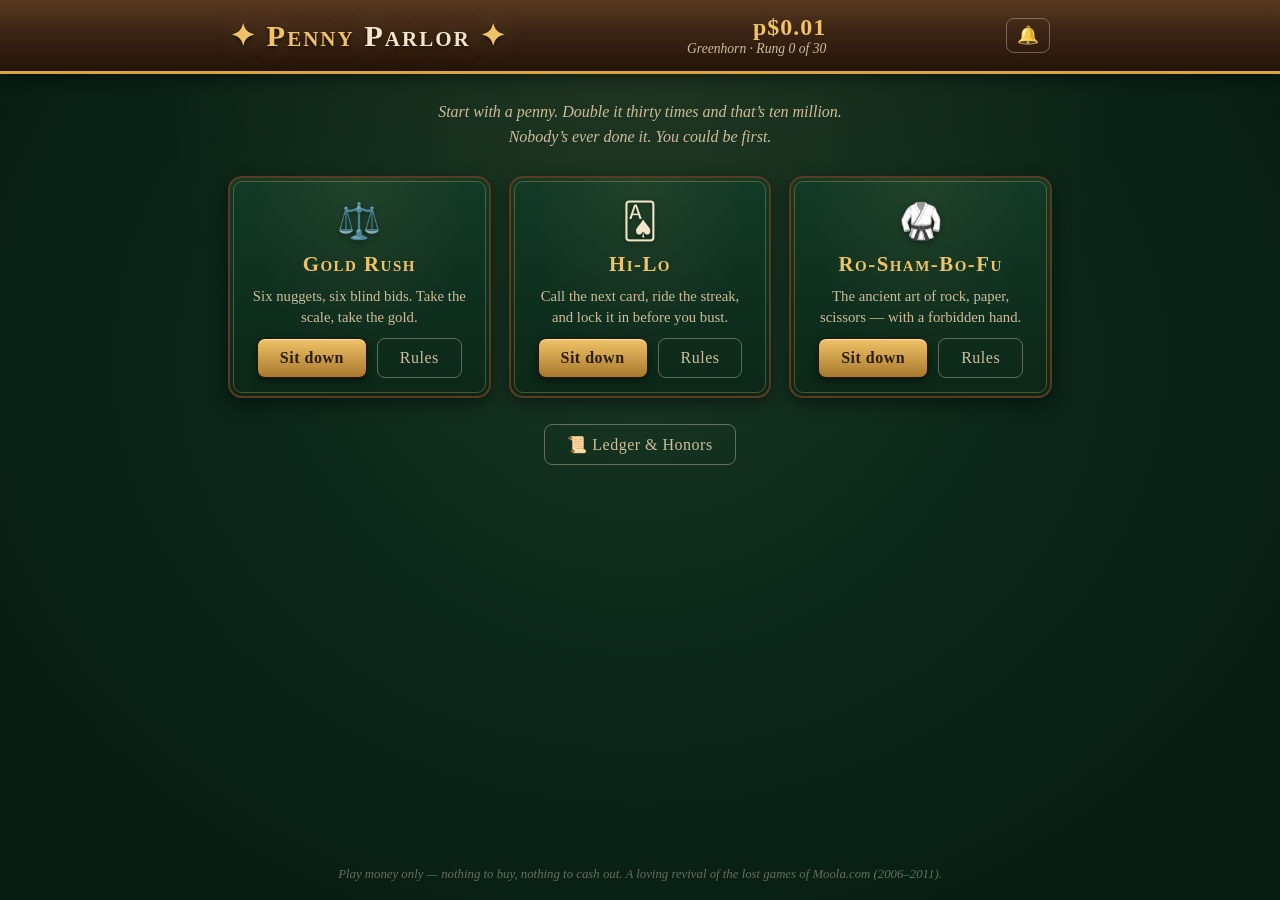
<file: index.html>
<!DOCTYPE html>
<html lang="en">
<head>
<meta charset="UTF-8">
<meta name="viewport" content="width=device-width, initial-scale=1.0">
<title>Penny Parlor — double a penny, win the room</title>
<meta name="description" content="Penny Parlor: a play-money parlor of quick head-to-head games. Start with a penny, double your way up. No real money, ever.">
<link rel="stylesheet" href="css/parlor.css">
<link rel="icon" href="data:image/svg+xml,<svg xmlns='http://www.w3.org/2000/svg' viewBox='0 0 100 100'><circle cx='50' cy='50' r='45' fill='%23d9a441'/><text x='50' y='68' font-size='55' text-anchor='middle' font-family='Georgia' fill='%233a2415'>¢</text></svg>">
</head>
<body>

<header class="marquee">
  <div class="marquee-inner">
    <h1 class="logo">✦ Penny <span>Parlor</span> ✦</h1>
    <div class="wallet">
      <div class="bankroll" id="hud-bankroll">p$0.01</div>
      <div class="rank" id="hud-rank">Greenhorn · Rung 0 of 30</div>
    </div>
    <button class="mute-btn" id="btn-mute" title="Sounds on/off">🔔</button>
  </div>
</header>

<main id="app">

  <!-- ============ LOBBY ============ -->
  <section class="screen" id="screen-lobby">
    <p class="tagline">Start with a penny. Double it thirty times and that’s ten million.<br>Nobody’s ever done it. You could be first.</p>

    <div id="bust-notice" class="bust-notice hidden">
      <p>Cleaned out! Every legend hits the felt once.</p>
      <button class="btn btn-gold" id="btn-sweep">🧹 Sweep the floor (+1¢)</button>
    </div>

    <div class="tables">
      <article class="table-card" data-game="goldrush">
        <div class="table-emblem">⚖️</div>
        <h2>Gold Rush</h2>
        <p>Six nuggets, six blind bids. Take the scale, take the gold.</p>
        <div class="table-actions">
          <button class="btn btn-gold btn-play" data-game="goldrush">Sit down</button>
          <button class="btn btn-quiet btn-rules" data-game="goldrush">Rules</button>
        </div>
      </article>

      <article class="table-card" data-game="hilo">
        <div class="table-emblem">🂡</div>
        <h2>Hi-Lo</h2>
        <p>Call the next card, ride the streak, and lock it in before you bust.</p>
        <div class="table-actions">
          <button class="btn btn-gold btn-play" data-game="hilo">Sit down</button>
          <button class="btn btn-quiet btn-rules" data-game="hilo">Rules</button>
        </div>
      </article>

      <article class="table-card" data-game="rsbfu">
        <div class="table-emblem">🥋</div>
        <h2>Ro-Sham-Bo-Fu</h2>
        <p>The ancient art of rock, paper, scissors — with a forbidden hand.</p>
        <div class="table-actions">
          <button class="btn btn-gold btn-play" data-game="rsbfu">Sit down</button>
          <button class="btn btn-quiet btn-rules" data-game="rsbfu">Rules</button>
        </div>
      </article>
    </div>

    <div class="lobby-footer">
      <button class="btn btn-quiet" id="btn-ledger">📜 Ledger &amp; Honors</button>
    </div>
  </section>

  <!-- ============ STAKE PICKER ============ -->
  <section class="screen hidden" id="screen-stake">
    <h2 class="screen-title" id="stake-title">Name your stake</h2>
    <p class="screen-sub">Winner takes all. Win and your stake doubles; lose and it’s gone.</p>
    <div class="stake-grid" id="stake-grid"></div>
    <div class="opponent-card" id="opponent-card"></div>
    <div class="row-center">
      <button class="btn btn-quiet" id="btn-stake-back">← Back to the lobby</button>
      <button class="btn btn-gold" id="btn-stake-go" disabled>Deal me in</button>
    </div>
  </section>

  <!-- ============ GOLD RUSH ============ -->
  <section class="screen hidden" id="screen-goldrush">
    <div class="match-head">
      <div class="side you"><span class="side-name">You</span><span class="side-score" id="gr-score-you">0</span></div>
      <div class="match-mid">
        <div class="round-label" id="gr-round">Round 1 of 6</div>
        <div class="pot-label" id="gr-pot"></div>
      </div>
      <div class="side them"><span class="side-name" id="gr-bot-name">Rusty</span><span class="side-score" id="gr-score-bot">0</span></div>
    </div>

    <div class="gr-stage" id="gr-scene"></div>

    <p class="prompt" id="gr-prompt">Pick a nugget from your pouch.</p>
    <div class="row-center"><button class="btn btn-quiet btn-forfeit" data-game="goldrush">Forfeit match</button></div>
  </section>

  <!-- ============ HI-LO ============ -->
  <section class="screen hidden" id="screen-hilo">
    <div class="match-head">
      <div class="side you"><span class="side-name">You</span><span class="side-score" id="hl-score-you">0 banked</span></div>
      <div class="match-mid"><div class="round-label" id="hl-phase">Your run</div></div>
      <div class="side them"><span class="side-name" id="hl-bot-name">Rusty</span><span class="side-score" id="hl-score-bot">waiting</span></div>
    </div>

    <div class="hl-table">
      <div class="hl-status">
        <div class="hl-lives" id="hl-lives">♥ ♥ ♥</div>
        <div class="hl-pending">Riding: <b id="hl-pending">0</b></div>
      </div>
      <div class="playing-card" id="hl-card"><span class="card-rank">?</span><span class="card-suit"></span></div>
      <p class="prompt" id="hl-prompt">Will the next card be higher or lower?</p>
      <div class="row-center hl-controls">
        <button class="btn btn-gold" id="hl-higher">▲ Higher</button>
        <button class="btn btn-gold" id="hl-lower">▼ Lower</button>
        <button class="btn btn-brass" id="hl-lock" title="Bank your riding cards. Costs one life.">🔒 Lock (−1 ♥)</button>
      </div>
      <div class="hl-botrun hidden" id="hl-botrun"></div>
    </div>
    <div class="row-center"><button class="btn btn-quiet btn-forfeit" data-game="hilo">Forfeit match</button></div>
  </section>

  <!-- ============ RO-SHAM-BO-FU ============ -->
  <section class="screen hidden" id="screen-rsbfu">
    <div class="match-head">
      <div class="side you"><span class="side-name">You</span><span class="side-score" id="rs-score-you">0</span></div>
      <div class="match-mid">
        <div class="round-label" id="rs-round">Round 1 of 6</div>
        <div class="pot-label" id="rs-pot">Pot: 3 pts</div>
      </div>
      <div class="side them"><span class="side-name" id="rs-bot-name">Rusty</span><span class="side-score" id="rs-score-bot">0</span></div>
    </div>

    <div class="rs-forbidden">
      <span class="plate-tag">the forbidden hand</span>
      <div class="rs-forbidden-hand" id="rs-forbidden">✊</div>
      <span class="rs-forbidden-note">avoid it for +2 honor</span>
    </div>

    <div class="rs-arena">
      <div class="rs-thrown" id="rs-thrown-you">–</div>
      <div class="rs-vs">vs</div>
      <div class="rs-thrown" id="rs-thrown-bot">–</div>
    </div>

    <p class="prompt" id="rs-prompt">Choose your hand.</p>
    <div class="row-center rs-controls">
      <button class="btn btn-hand" data-hand="rock">✊<span>Rock</span></button>
      <button class="btn btn-hand" data-hand="paper">✋<span>Paper</span></button>
      <button class="btn btn-hand" data-hand="scissors">✌️<span>Scissors</span></button>
    </div>
    <div class="row-center"><button class="btn btn-quiet btn-forfeit" data-game="rsbfu">Forfeit match</button></div>
  </section>

  <!-- ============ RESULT ============ -->
  <section class="screen hidden" id="screen-result">
    <div class="result-card" id="result-card">
      <h2 id="result-headline">You won!</h2>
      <p id="result-detail"></p>
      <div class="result-bankroll" id="result-bankroll"></div>
      <div id="result-achievements"></div>
      <div class="row-center">
        <button class="btn btn-gold" id="btn-rematch">Same table, same stake</button>
        <button class="btn btn-quiet" id="btn-to-lobby">Back to the lobby</button>
      </div>
    </div>
  </section>

</main>

<!-- ============ MODAL ============ -->
<div class="modal-backdrop hidden" id="modal">
  <div class="modal-card">
    <button class="modal-close" id="modal-close">✕</button>
    <div id="modal-body"></div>
  </div>
</div>

<footer class="colophon">
  <p>Play money only — nothing to buy, nothing to cash out. A loving revival of the lost games of Moola.com (2006–2011).</p>
</footer>

<script src="js/state.js"></script>
<script src="js/sound.js"></script>
<script src="js/nugget.js"></script>
<script src="js/goldscene.js"></script>
<script src="js/bots.js"></script>
<script src="js/goldrush.js"></script>
<script src="js/hilo.js"></script>
<script src="js/rsbfu.js"></script>
<script src="js/main.js"></script>
</body>
</html>
</file>
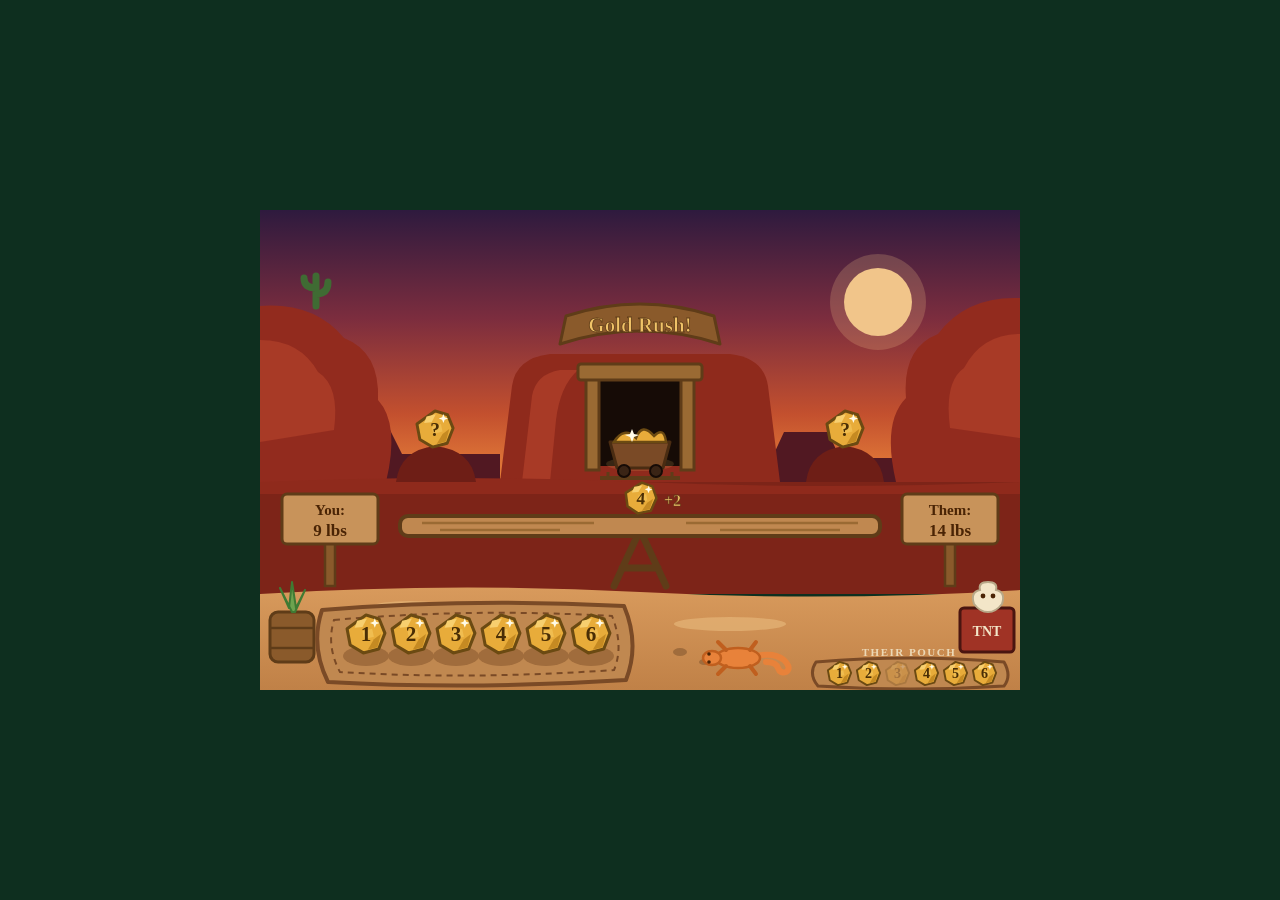
<file: dev-preview.html>
<!DOCTYPE html>
<html lang="en">
<head>
<meta charset="UTF-8">
<title>Gold Rush scene preview</title>
<style>
  body { margin: 0; background: #0e2f1f; display: flex; align-items: center; justify-content: center; min-height: 100vh; }
  #stage { width: 760px; }
  #stage svg { display: block; width: 100%; }
</style>
</head>
<body>
<div id="stage"></div>
<script src="js/state.js"></script>
<script src="js/sound.js"></script>
<script src="js/nugget.js"></script>
<script src="js/goldscene.js"></script>
<script>
  /* Dev harness: renders the Gold Rush scene in a fixed state for screenshots.
     #idle    (default) round start, full pouches, bonus 4 with +2 carried
     #reveal  mid-round: bids 5 vs 2 revealed, dropped, plank tipped         */
  PP.sound.play = function () {};   // silence for headless runs
  PP.goldscene.init(document.getElementById('stage'), { onBid: function () {} });
  PP.goldscene.setRound({ bonus: 4, carry: 2, mine: [1, 2, 3, 4, 5, 6], theirs: [1, 2, 4, 5, 6], you: 9, them: 14 });
  if (location.hash === '#reveal') {
    PP.goldscene.pose(5, 2);          // static: bids on the tilted plank
  } else if (location.hash === '#live') {
    PP.goldscene.playRound(5, 2, { winner: 'you', youTotal: 22, themTotal: 14 }, function () {});
  }
</script>
</body>
</html>
</file>
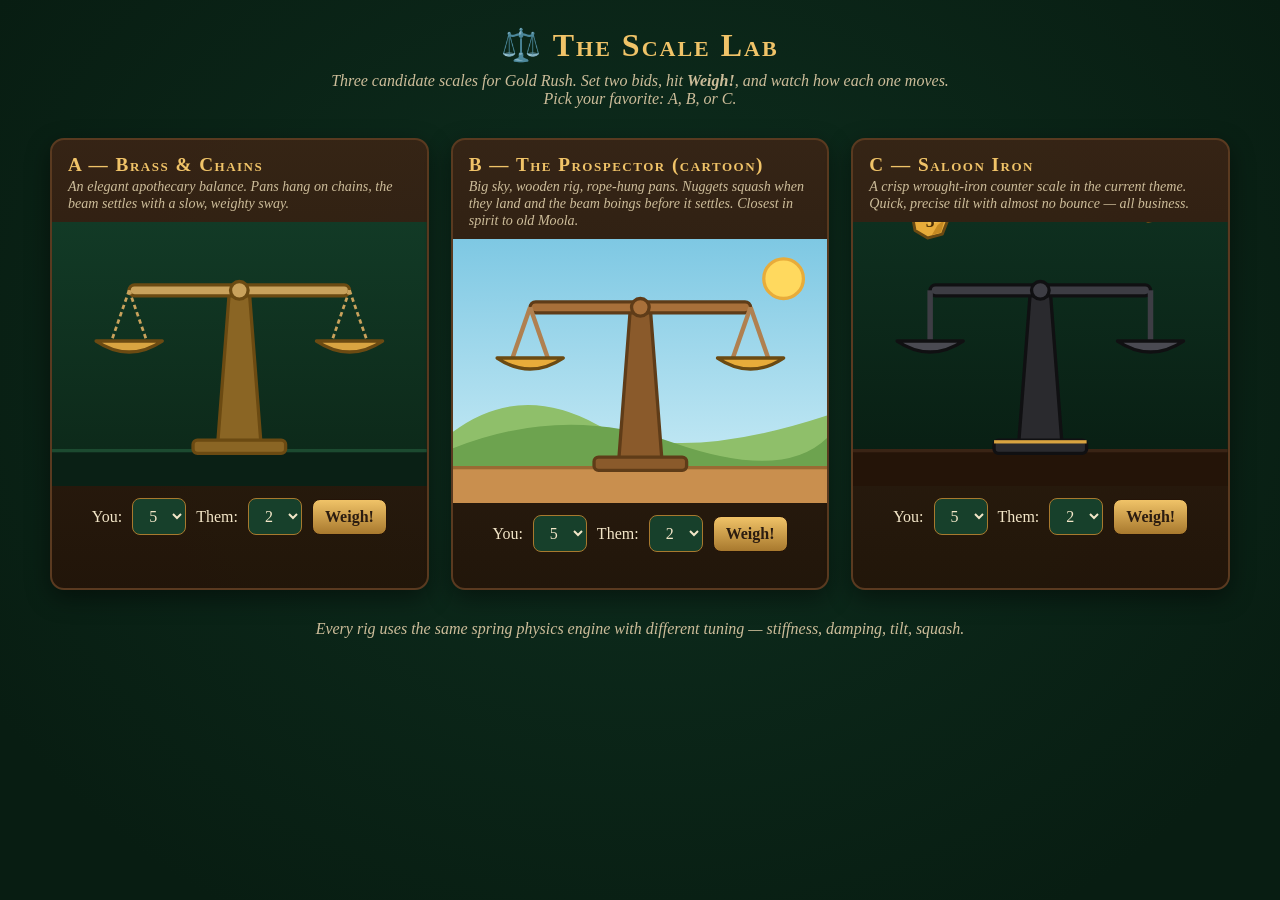
<file: scale-lab.html>
<!DOCTYPE html>
<html lang="en">
<head>
<meta charset="UTF-8">
<meta name="viewport" content="width=device-width, initial-scale=1.0">
<title>Penny Parlor — Scale Lab</title>
<style>
  :root {
    --wood: #3a2415; --wood-dark: #241408; --gold: #d9a441; --gold-bright: #f0c368;
    --cream: #f3e6c8; --cream-dim: #cdbd9a; --ink: #2b1c10; --serif: Georgia, 'Times New Roman', serif;
  }
  * { margin: 0; padding: 0; box-sizing: border-box; }
  body {
    font-family: var(--serif); color: var(--cream); min-height: 100vh;
    background: radial-gradient(ellipse at 50% 40%, #0e2f1f 0%, #081d12 85%);
    padding: 26px 16px 60px;
  }
  h1 { text-align: center; font-variant: small-caps; letter-spacing: 2px; color: var(--gold-bright); }
  .sub { text-align: center; font-style: italic; color: var(--cream-dim); margin: 8px 0 30px; }
  .lab { display: grid; grid-template-columns: repeat(auto-fit, minmax(320px, 1fr)); gap: 22px; max-width: 1180px; margin: 0 auto; }
  .rig {
    border: 2px solid #5a3a20; border-radius: 14px; overflow: hidden;
    background: linear-gradient(180deg, rgba(58,36,21,.9), rgba(36,20,8,.9));
    box-shadow: 0 8px 24px rgba(0,0,0,.45); display: flex; flex-direction: column;
  }
  .rig h2 { font-variant: small-caps; letter-spacing: 1.5px; color: var(--gold-bright); font-size: 1.2rem; padding: 14px 16px 2px; }
  .rig .blurb { color: var(--cream-dim); font-style: italic; font-size: .88rem; padding: 0 16px 10px; min-height: 3em; }
  .stage { width: 100%; display: block; }
  .controls { display: flex; align-items: center; justify-content: center; gap: 10px; padding: 12px; flex-wrap: wrap; }
  select, button {
    font-family: var(--serif); font-size: 1rem; padding: 8px 12px; border-radius: 8px; cursor: pointer;
    border: 1px solid var(--wood-dark);
  }
  select { background: #17402b; color: var(--cream); border-color: #a8792e; }
  button {
    background: linear-gradient(180deg, var(--gold-bright), #a8792e); color: var(--ink); font-weight: bold;
  }
  button:hover { filter: brightness(1.08); }
  .verdict { text-align: center; min-height: 1.5em; color: var(--cream); font-style: italic; padding-bottom: 14px; }
  .foot { text-align: center; color: var(--cream-dim); font-style: italic; margin-top: 30px; }
</style>
</head>
<body>

<h1>⚖️ The Scale Lab</h1>
<p class="sub">Three candidate scales for Gold Rush. Set two bids, hit <b>Weigh!</b>, and watch how each one moves.<br>
Pick your favorite: A, B, or C.</p>

<div class="lab" id="lab"></div>

<p class="foot">Every rig uses the same spring physics engine with different tuning — stiffness, damping, tilt, squash.</p>

<script>
(function () {
  'use strict';

  /* ---------- shared cartoon nugget ---------- */
  var NUGGET_PATH = 'M50 7 L80 16 L93 48 L79 84 L44 93 L14 75 L7 38 Z';
  function nuggetGroup(svg, scale) {
    var g = mk('g');
    g.innerHTML =
      '<path d="' + NUGGET_PATH + '" fill="#e8ac3a" stroke="#6b4a12" stroke-width="7" stroke-linejoin="round"/>' +
      '<polygon points="42,44 64,38 68,56 46,62" fill="#f0bd50"/>' +
      '<polygon points="30,20 52,15 42,34 24,36" fill="#f7cf6f"/>' +
      '<polygon points="68,62 84,50 76,80 54,86" fill="#c58a22"/>' +
      '<path d="M70 14 L73 22 L81 25 L73 28 L70 36 L67 28 L59 25 L67 22 Z" fill="#fffbe8"/>' +
      '<text x="50" y="66" text-anchor="middle" font-family="Georgia" font-size="42" font-weight="bold" fill="#4a2e05"></text>';
    return g;
  }

  var SVGNS = 'http://www.w3.org/2000/svg';
  function mk(tag, attrs) {
    var n = document.createElementNS(SVGNS, tag);
    if (attrs) for (var k in attrs) n.setAttribute(k, attrs[k]);
    return n;
  }

  /* ---------- the three rigs ---------- */
  var RIGS = [
    {
      key: 'A', name: 'A — Brass & Chains',
      blurb: 'An elegant apothecary balance. Pans hang on chains, the beam settles with a slow, weighty sway.',
      sky: ['#123a26', '#0c2718'], ground: '#0a2015', groundLine: '#1c4a30',
      post: '#8a6524', postDark: '#6b4a12', beam: '#c9a25c', beamEdge: '#6b4a12',
      pan: '#d9a441', panEdge: '#6b4a12', chain: 'chain', chainColor: '#c9a25c',
      maxTilt: 12, tiltPer: 3.2, spring: { k: 9, c: 4.2 }, squash: 0, dropMs: 500
    },
    {
      key: 'B', name: 'B — The Prospector (cartoon)',
      blurb: 'Big sky, wooden rig, rope-hung pans. Nuggets squash when they land and the beam boings before it settles. Closest in spirit to old Moola.',
      sky: ['#7ec8e3', '#cfeef7'], ground: '#c98f4e', groundLine: '#9a6a33',
      hills: true,
      post: '#8a5a2b', postDark: '#5f3c18', beam: '#a8703a', beamEdge: '#5f3c18',
      pan: '#e8ac3a', panEdge: '#6b4a12', chain: 'rope', chainColor: '#b08050',
      maxTilt: 16, tiltPer: 4.0, spring: { k: 22, c: 2.6 }, squash: 1, dropMs: 420,
      inkText: true
    },
    {
      key: 'C', name: 'C — Saloon Iron',
      blurb: 'A crisp wrought-iron counter scale in the current theme. Quick, precise tilt with almost no bounce — all business.',
      sky: ['#0e2f1f', '#081d12'], ground: '#241408', groundLine: '#3a2415',
      post: '#2a2a2e', postDark: '#101012', beam: '#3d3d44', beamEdge: '#101012',
      pan: '#4a4a52', panEdge: '#101012', chain: 'rod', chainColor: '#3d3d44',
      maxTilt: 10, tiltPer: 2.8, spring: { k: 30, c: 9.5 }, squash: 0, dropMs: 380,
      goldTrim: '#d9a441'
    }
  ];

  var W = 340, H = 240, PIVOT = { x: 170, y: 62 }, HALF = 100, HANG = 46;

  function buildRig(cfg) {
    var card = document.createElement('div');
    card.className = 'rig';
    card.innerHTML = '<h2>' + cfg.name + '</h2><p class="blurb">' + cfg.blurb + '</p>';

    var svg = mk('svg', { viewBox: '0 0 ' + W + ' ' + H, 'class': 'stage' });
    card.appendChild(svg);

    /* backdrop */
    var defs = mk('defs');
    defs.innerHTML =
      '<linearGradient id="sky' + cfg.key + '" x1="0" y1="0" x2="0" y2="1">' +
      '<stop offset="0" stop-color="' + cfg.sky[0] + '"/><stop offset="1" stop-color="' + cfg.sky[1] + '"/></linearGradient>';
    svg.appendChild(defs);
    svg.appendChild(mk('rect', { x: 0, y: 0, width: W, height: H, fill: 'url(#sky' + cfg.key + ')' }));
    if (cfg.hills) {
      svg.appendChild(mk('path', { d: 'M0 175 Q60 130 130 168 T340 160 L340 240 L0 240 Z', fill: '#8fbf6a' }));
      svg.appendChild(mk('path', { d: 'M0 190 Q100 150 200 185 T340 180 L340 240 L0 240 Z', fill: '#6da34f' }));
      /* a little cartoon sun */
      svg.appendChild(mk('circle', { cx: 300, cy: 36, r: 18, fill: '#ffd95e', stroke: '#e8ac3a', 'stroke-width': 3 }));
    }
    svg.appendChild(mk('rect', { x: 0, y: 208, width: W, height: 32, fill: cfg.ground }));
    svg.appendChild(mk('rect', { x: 0, y: 206, width: W, height: 3, fill: cfg.groundLine }));

    /* post + plinth */
    svg.appendChild(mk('path', {
      d: 'M' + (PIVOT.x - 9) + ' ' + PIVOT.y + ' L' + (PIVOT.x + 9) + ' ' + PIVOT.y +
         ' L' + (PIVOT.x + 20) + ' 206 L' + (PIVOT.x - 20) + ' 206 Z',
      fill: cfg.post, stroke: cfg.postDark, 'stroke-width': 3, 'stroke-linejoin': 'round'
    }));
    svg.appendChild(mk('rect', { x: PIVOT.x - 42, y: 198, width: 84, height: 12, rx: 4, fill: cfg.post, stroke: cfg.postDark, 'stroke-width': 3 }));
    if (cfg.goldTrim) svg.appendChild(mk('rect', { x: PIVOT.x - 42, y: 198, width: 84, height: 3, fill: cfg.goldTrim }));

    /* beam (rotates) */
    var beam = mk('g');
    beam.appendChild(mk('rect', {
      x: PIVOT.x - HALF, y: PIVOT.y - 5, width: HALF * 2, height: 10, rx: 5,
      fill: cfg.beam, stroke: cfg.beamEdge, 'stroke-width': 3
    }));
    beam.appendChild(mk('circle', { cx: PIVOT.x, cy: PIVOT.y, r: 8, fill: cfg.beam, stroke: cfg.beamEdge, 'stroke-width': 3 }));
    svg.appendChild(beam);

    /* hangers: chains/ropes/rods + pans + nuggets, repositioned every frame */
    function makeSide() {
      var g = mk('g');
      var l1 = mk('line', { stroke: cfg.chainColor, 'stroke-width': cfg.chain === 'rope' ? 4 : 2.5 });
      var l2 = mk('line', { stroke: cfg.chainColor, 'stroke-width': cfg.chain === 'rope' ? 4 : 2.5 });
      if (cfg.chain === 'chain') { l1.setAttribute('stroke-dasharray', '4 3'); l2.setAttribute('stroke-dasharray', '4 3'); }
      if (cfg.chain === 'rod') { l2.setAttribute('display', 'none'); l1.setAttribute('stroke-width', 5); }
      g.appendChild(l1); g.appendChild(l2);
      var pan = mk('path', { fill: cfg.pan, stroke: cfg.panEdge, 'stroke-width': 3, 'stroke-linejoin': 'round' });
      g.appendChild(pan);
      var nug = nuggetGroup(svg);
      nug.setAttribute('display', 'none');
      g.appendChild(nug);
      svg.appendChild(g);
      return { l1: l1, l2: l2, pan: pan, nug: nug, text: nug.querySelector('text') };
    }
    var left = makeSide(), right = makeSide();

    /* physics + per-frame layout */
    var angle = 0, vel = 0, target = 0;
    var drops = [];          // active nugget drop animations
    var raf = null, lastT = null;

    function panPath(cx, cy) {
      return 'M' + (cx - 30) + ' ' + cy + ' Q' + cx + ' ' + (cy + 20) + ' ' + (cx + 30) + ' ' + cy + ' Z';
    }

    function layoutSide(side, sign, now) {
      var rad = angle * Math.PI / 180;
      var ex = PIVOT.x + Math.cos(rad) * HALF * sign;
      var ey = PIVOT.y + Math.sin(rad) * HALF * sign;
      var px = ex, py = ey + HANG;
      side.l1.setAttribute('x1', ex); side.l1.setAttribute('y1', ey);
      side.l1.setAttribute('x2', px - (side.l2.getAttribute('display') === 'none' ? 0 : 16)); side.l1.setAttribute('y2', py);
      side.l2.setAttribute('x1', ex); side.l2.setAttribute('y1', ey);
      side.l2.setAttribute('x2', px + 16); side.l2.setAttribute('y2', py);
      side.pan.setAttribute('d', panPath(px, py));

      if (side.dropStart !== undefined) {
        var sc = 0.38;
        var t = Math.min(1, Math.max(0, (now - side.dropStart) / cfg.dropMs));
        var yFrom = -40, yTo = py - 38 * sc * 2 + 2;
        var y = yFrom + (yTo - yFrom) * t * t;   // gravity-ish ease-in
        var squash = 1;
        if (t >= 1 && cfg.squash) {
          var st = Math.min(1, (now - side.dropStart - cfg.dropMs) / 160);
          squash = 1 - 0.22 * Math.sin(st * Math.PI);
        }
        side.nug.setAttribute('display', '');
        side.nug.setAttribute('transform',
          'translate(' + (px - 50 * sc) + ' ' + y + ') scale(' + sc + ' ' + (sc * squash) + ')');
        if (t >= 1 && !side.landed) { side.landed = true; onLanded(); }
      } else {
        side.nug.setAttribute('display', 'none');
      }
    }

    var pendingTilt = 0, landCount = 0;
    function onLanded() {
      landCount += 1;
      if (landCount === 2) target = pendingTilt;   // both nuggets down: let it tip
    }

    function frame(now) {
      if (lastT === null) lastT = now;
      var dt = Math.min(0.02, (now - lastT) / 1000);   // cap the step: keeps the spring stable after tab-switches
      lastT = now;
      var acc = -cfg.spring.k * (angle - target) - cfg.spring.c * vel;
      vel += acc * dt * 10;
      angle += vel * dt * 10;
      beam.setAttribute('transform', 'rotate(' + angle + ' ' + PIVOT.x + ' ' + PIVOT.y + ')');
      layoutSide(left, -1, now);
      layoutSide(right, 1, now);
      raf = requestAnimationFrame(frame);
    }
    raf = requestAnimationFrame(frame);

    /* controls */
    var controls = document.createElement('div');
    controls.className = 'controls';
    function sel() {
      var s = document.createElement('select');
      for (var i = 1; i <= 6; i++) {
        var o = document.createElement('option');
        o.value = i; o.textContent = i;
        s.appendChild(o);
      }
      return s;
    }
    var selYou = sel(), selThem = sel();
    selYou.value = 5; selThem.value = 2;
    var btn = document.createElement('button');
    btn.textContent = 'Weigh!';
    var labelYou = document.createElement('span'); labelYou.textContent = 'You:';
    var labelThem = document.createElement('span'); labelThem.textContent = 'Them:';
    controls.appendChild(labelYou); controls.appendChild(selYou);
    controls.appendChild(labelThem); controls.appendChild(selThem);
    controls.appendChild(btn);
    card.appendChild(controls);

    var verdict = document.createElement('p');
    verdict.className = 'verdict';
    card.appendChild(verdict);

    function weigh(you, them) {
      target = 0; angle = 0; vel = 0; landCount = 0;
      left.dropStart = undefined; right.dropStart = undefined;
      left.landed = false; right.landed = false;
      verdict.textContent = '';
      var now = performance.now();
      left.text.textContent = you;
      right.text.textContent = them;
      left.dropStart = now + 60;
      right.dropStart = now + 140;
      // left pan = you; heavier side sinks (negative rotation drops the left end)
      var diff = you - them;
      pendingTilt = Math.max(-cfg.maxTilt, Math.min(cfg.maxTilt, -diff * cfg.tiltPer));
      setTimeout(function () {
        verdict.textContent = diff > 0 ? 'Your ' + you + ' outweighs their ' + them + '!'
          : diff < 0 ? 'Their ' + them + ' outweighs your ' + you + '.'
          : 'Perfectly balanced — dead heat.';
      }, cfg.dropMs + 900);
    }

    btn.addEventListener('click', function () { weigh(+selYou.value, +selThem.value); });

    /* auto demo on load, staggered so the page comes alive */
    setTimeout(function () { weigh(+selYou.value, +selThem.value); }, 700 + Math.random() * 900);

    return card;
  }

  var lab = document.getElementById('lab');
  RIGS.forEach(function (cfg) { lab.appendChild(buildRig(cfg)); });
})();
</script>
</body>
</html>
</file>
<file: css/parlor.css>
/* ============================================================
   Penny Parlor — vintage saloon theme
   Palette: felt green, dark wood, brass, gold leaf, parchment
   ============================================================ */

:root {
  --felt: #0e2f1f;
  --felt-deep: #081d12;
  --wood: #3a2415;
  --wood-dark: #241408;
  --wood-light: #5a3a20;
  --gold: #d9a441;
  --gold-bright: #f0c368;
  --brass: #a8792e;
  --cream: #f3e6c8;
  --cream-dim: #cdbd9a;
  --parchment: #f6eed8;
  --ink: #2b1c10;
  --red: #a33327;
  --shadow: rgba(0, 0, 0, 0.45);
  --serif: Georgia, 'Times New Roman', serif;
}

* { margin: 0; padding: 0; box-sizing: border-box; }

html { min-height: 100%; }

body {
  font-family: var(--serif);
  color: var(--cream);
  background:
    radial-gradient(ellipse at 50% -10%, rgba(240, 195, 104, 0.10), transparent 55%),
    radial-gradient(ellipse at 50% 40%, var(--felt) 0%, var(--felt-deep) 85%);
  background-attachment: fixed;
  min-height: 100vh;
  display: flex;
  flex-direction: column;
}

.hidden { display: none !important; }

/* ---------------- header / marquee ---------------- */

.marquee {
  background: linear-gradient(180deg, var(--wood-light) 0%, var(--wood) 45%, var(--wood-dark) 100%);
  border-bottom: 3px solid var(--gold);
  box-shadow: 0 4px 18px var(--shadow);
}

.marquee-inner {
  max-width: 860px;
  margin: 0 auto;
  padding: 14px 20px;
  display: flex;
  align-items: center;
  justify-content: space-between;
  gap: 12px;
  flex-wrap: wrap;
}

.logo {
  font-size: 1.9rem;
  letter-spacing: 2px;
  color: var(--gold-bright);
  text-shadow: 0 2px 4px rgba(0, 0, 0, 0.6), 0 0 24px rgba(240, 195, 104, 0.25);
  font-variant: small-caps;
}

.logo span { color: var(--cream); }

.wallet { text-align: right; }

.bankroll {
  font-size: 1.5rem;
  color: var(--gold-bright);
  font-weight: bold;
  letter-spacing: 1px;
}

.rank { font-size: 0.85rem; color: var(--cream-dim); font-style: italic; }

.mute-btn {
  background: none;
  border: 1px solid rgba(243, 230, 200, 0.35);
  border-radius: 8px;
  font-size: 1.1rem;
  padding: 6px 10px;
  cursor: pointer;
  filter: grayscale(0.2);
}

.mute-btn:hover { border-color: var(--gold); }

.bankroll.pop { animation: bankroll-pop 0.4s ease-out; }

@keyframes bankroll-pop {
  0%   { transform: scale(1); }
  40%  { transform: scale(1.22); }
  100% { transform: scale(1); }
}

.hl-lives.hit { animation: lives-hit 0.5s ease-out; }

@keyframes lives-hit {
  0%, 100% { transform: translateX(0); }
  20% { transform: translateX(-7px); }
  40% { transform: translateX(6px); }
  60% { transform: translateX(-4px); }
  80% { transform: translateX(3px); }
}

/* ---------------- layout ---------------- */

#app {
  flex: 1;
  width: 100%;
  max-width: 860px;
  margin: 0 auto;
  padding: 26px 18px 40px;
}

.screen { animation: rise 0.35s ease-out; }

@keyframes rise {
  from { opacity: 0; transform: translateY(10px); }
  to   { opacity: 1; transform: none; }
}

.tagline {
  text-align: center;
  font-style: italic;
  color: var(--cream-dim);
  margin-bottom: 26px;
  line-height: 1.55;
}

.screen-title {
  text-align: center;
  font-variant: small-caps;
  letter-spacing: 2px;
  color: var(--gold-bright);
  font-size: 1.6rem;
  margin-bottom: 6px;
}

.screen-sub { text-align: center; color: var(--cream-dim); font-style: italic; margin-bottom: 22px; }

.prompt { text-align: center; margin: 18px 0 10px; color: var(--cream); min-height: 1.4em; }

.row-center {
  display: flex;
  justify-content: center;
  gap: 14px;
  margin-top: 22px;
  flex-wrap: wrap;
}

/* ---------------- buttons ---------------- */

.btn {
  font-family: var(--serif);
  font-size: 1rem;
  padding: 10px 22px;
  border-radius: 8px;
  border: 1px solid var(--wood-dark);
  cursor: pointer;
  transition: transform 0.08s ease, box-shadow 0.15s ease, filter 0.15s ease;
  letter-spacing: 0.5px;
}

.btn:hover:not(:disabled) { transform: translateY(-1px); filter: brightness(1.08); }
.btn:active:not(:disabled) { transform: translateY(1px); }
.btn:disabled { opacity: 0.45; cursor: default; }

.btn-gold {
  background: linear-gradient(180deg, var(--gold-bright), var(--brass));
  color: var(--ink);
  font-weight: bold;
  box-shadow: 0 3px 10px var(--shadow), inset 0 1px 0 rgba(255, 255, 255, 0.45);
}

.btn-brass {
  background: linear-gradient(180deg, #c9a25c, #8a6524);
  color: var(--ink);
  font-weight: bold;
  box-shadow: 0 3px 8px var(--shadow), inset 0 1px 0 rgba(255, 255, 255, 0.3);
}

.btn-quiet {
  background: transparent;
  color: var(--cream-dim);
  border: 1px solid rgba(243, 230, 200, 0.35);
}

.btn-quiet:hover:not(:disabled) { color: var(--cream); border-color: var(--cream); }

/* ---------------- lobby tables ---------------- */

.tables {
  display: grid;
  grid-template-columns: repeat(auto-fit, minmax(230px, 1fr));
  gap: 18px;
}

.table-card {
  background:
    radial-gradient(ellipse at 50% 0%, rgba(240, 195, 104, 0.07), transparent 60%),
    linear-gradient(180deg, #123a26, #0c2718);
  border: 2px solid var(--wood-light);
  outline: 1px solid rgba(217, 164, 65, 0.35);
  outline-offset: -6px;
  border-radius: 14px;
  padding: 22px 18px 18px;
  text-align: center;
  box-shadow: 0 6px 18px var(--shadow);
  display: flex;
  flex-direction: column;
  gap: 10px;
}

.table-emblem { font-size: 2.2rem; filter: drop-shadow(0 2px 3px var(--shadow)); }

.table-card h2 {
  font-variant: small-caps;
  letter-spacing: 1.5px;
  color: var(--gold-bright);
  font-size: 1.3rem;
}

.table-card p { color: var(--cream-dim); font-size: 0.92rem; line-height: 1.45; flex: 1; }

.table-actions { display: flex; justify-content: center; gap: 10px; }

.lobby-footer { text-align: center; margin-top: 26px; }

.bust-notice {
  text-align: center;
  background: rgba(163, 51, 39, 0.18);
  border: 1px solid var(--red);
  border-radius: 10px;
  padding: 14px;
  margin-bottom: 22px;
}

.bust-notice p { margin-bottom: 10px; font-style: italic; }

/* ---------------- stake picker ---------------- */

.stake-grid {
  display: flex;
  flex-wrap: wrap;
  justify-content: center;
  gap: 10px;
  margin-bottom: 22px;
}

.stake-chip {
  font-family: var(--serif);
  font-size: 1.02rem;
  padding: 12px 18px;
  border-radius: 50px;
  border: 2px solid var(--brass);
  background: radial-gradient(circle at 35% 30%, #17402b, #0c2718);
  color: var(--cream);
  cursor: pointer;
  min-width: 92px;
  transition: transform 0.08s, box-shadow 0.15s;
}

.stake-chip:hover { transform: translateY(-2px); }

.stake-chip.selected {
  background: radial-gradient(circle at 35% 30%, var(--gold-bright), var(--brass));
  color: var(--ink);
  font-weight: bold;
  box-shadow: 0 0 16px rgba(240, 195, 104, 0.5);
}

.opponent-card {
  max-width: 430px;
  margin: 0 auto;
  background: linear-gradient(180deg, rgba(58, 36, 21, 0.85), rgba(36, 20, 8, 0.85));
  border: 1px solid var(--brass);
  border-radius: 12px;
  padding: 14px 18px;
  text-align: center;
  min-height: 92px;
}

.opponent-card .opp-name { color: var(--gold-bright); font-size: 1.15rem; font-variant: small-caps; letter-spacing: 1px; }
.opponent-card .opp-blurb { color: var(--cream-dim); font-style: italic; font-size: 0.9rem; margin-top: 4px; line-height: 1.4; }

/* ---------------- match chrome ---------------- */

.match-head {
  display: flex;
  align-items: center;
  justify-content: space-between;
  background: linear-gradient(180deg, rgba(58, 36, 21, 0.9), rgba(36, 20, 8, 0.9));
  border: 1px solid var(--brass);
  border-radius: 12px;
  padding: 10px 18px;
  margin-bottom: 22px;
}

.side { display: flex; flex-direction: column; align-items: center; min-width: 84px; }
.side-name { font-size: 0.85rem; color: var(--cream-dim); font-variant: small-caps; letter-spacing: 1px; }
.side-score { font-size: 1.45rem; color: var(--gold-bright); font-weight: bold; }

.match-mid { text-align: center; }
.round-label { font-variant: small-caps; letter-spacing: 1.5px; color: var(--cream); }
.pot-label { font-size: 0.85rem; color: var(--cream-dim); font-style: italic; }

/* ---------------- gold rush ---------------- */

.gr-stage {
  max-width: 720px;
  margin: 0 auto 6px;
  border-radius: 14px;
  overflow: hidden;
  border: 2px solid var(--wood-light);
  outline: 1px solid rgba(217, 164, 65, 0.35);
  outline-offset: -5px;
  box-shadow: 0 8px 22px var(--shadow);
}

.gr-stage svg { display: block; width: 100%; height: auto; }

.plate-tag { font-size: 0.72rem; letter-spacing: 1.5px; text-transform: uppercase; color: var(--cream-dim); }

.nugget {
  position: relative;
  width: 62px;
  height: 62px;
  display: flex;
  align-items: center;
  justify-content: center;
  font-size: 1.5rem;
  font-weight: bold;
  color: var(--ink);
  user-select: none;
}

.nugget svg {
  position: absolute;
  inset: 0;
  width: 100%;
  height: 100%;
  filter: drop-shadow(0 4px 4px rgba(0, 0, 0, 0.45));
}

.nugget-num {
  position: relative;
  z-index: 1;
  font-size: 1.35rem;
  font-weight: bold;
  color: #4a2e05;
  text-shadow: 0 1px 0 rgba(255, 248, 220, 0.7);
}

.nugget.bonus { width: 78px; height: 78px; }
.nugget.bonus svg { filter: drop-shadow(0 4px 5px rgba(0, 0, 0, 0.45)) drop-shadow(0 0 14px rgba(240, 195, 104, 0.75)); }
.nugget.bonus .nugget-num { font-size: 1.7rem; }

.nugget.wobble { animation: wobble 2.6s ease-in-out infinite; }

@keyframes wobble {
  0%, 100% { transform: rotate(-4deg); }
  50%      { transform: rotate(5deg); }
}

.nugget.ghost {
  border-radius: 50%;
  background: radial-gradient(circle at 32% 28%, #24422f, #122619);
  color: var(--cream-dim);
  border: 2px dashed rgba(217, 164, 65, 0.5);
}

.nugget.toss { animation: toss-in 0.45s cubic-bezier(0.25, 1.4, 0.5, 1); }

@keyframes toss-in {
  0%   { transform: translateY(-46px) rotate(-160deg) scale(0.4); opacity: 0; }
  60%  { opacity: 1; }
  100% { transform: none; }
}

.nugget.win { animation: winner-pulse 0.55s ease-in-out 2; }

@keyframes winner-pulse {
  0%, 100% { transform: scale(1); }
  50%      { transform: scale(1.18); filter: brightness(1.35); }
}

.nugget-rack {
  display: flex;
  justify-content: center;
  gap: 12px;
  flex-wrap: wrap;
  padding: 8px 0;
}

.nugget-rack button {
  all: unset;
  cursor: pointer;
  transition: transform 0.1s ease;
}

.nugget-rack button:hover:not(:disabled) { transform: translateY(-4px); }
.nugget-rack button:disabled { opacity: 0.25; cursor: default; }

.nugget-rack.small .nugget { width: 34px; height: 34px; }
.nugget-rack.small .nugget-num { font-size: 0.78rem; }

.gr-theirs { text-align: center; margin-top: 18px; }
.gr-theirs .plate-tag { display: block; margin-bottom: 6px; }
.gr-theirs .nugget-rack { gap: 8px; }

/* ---------------- hi-lo ---------------- */

.hl-table { text-align: center; }

.hl-status {
  display: flex;
  justify-content: center;
  gap: 34px;
  margin-bottom: 16px;
  font-size: 1.05rem;
}

.hl-lives { color: var(--red); letter-spacing: 4px; font-size: 1.2rem; text-shadow: 0 0 8px rgba(163, 51, 39, 0.6); }
.hl-pending b { color: var(--gold-bright); }

.playing-card {
  width: 120px;
  height: 168px;
  margin: 0 auto;
  border-radius: 12px;
  background: linear-gradient(160deg, #fffaf0, var(--parchment));
  border: 1px solid #b8a888;
  box-shadow: 0 8px 22px var(--shadow);
  display: flex;
  flex-direction: column;
  align-items: center;
  justify-content: center;
  color: var(--ink);
  position: relative;
}

.playing-card .card-rank { font-size: 3rem; font-weight: bold; line-height: 1; }
.playing-card .card-suit { font-size: 1.9rem; }
.playing-card.red-suit .card-rank, .playing-card.red-suit .card-suit { color: var(--red); }
.playing-card.flip { animation: flip 0.3s ease; }

@keyframes flip {
  0% { transform: rotateY(90deg); }
  100% { transform: rotateY(0); }
}

.hl-controls { margin-top: 6px; }

.hl-botrun {
  margin-top: 20px;
  padding: 12px;
  border: 1px dashed rgba(217, 164, 65, 0.5);
  border-radius: 10px;
  color: var(--cream-dim);
  font-style: italic;
  min-height: 44px;
}

/* ---------------- ro-sham-bo-fu ---------------- */

.rs-forbidden {
  display: flex;
  flex-direction: column;
  align-items: center;
  gap: 4px;
  margin-bottom: 14px;
}

.rs-forbidden-hand {
  width: 68px;
  height: 68px;
  border-radius: 50%;
  display: flex;
  align-items: center;
  justify-content: center;
  font-size: 2rem;
  background: radial-gradient(circle at 35% 30%, rgba(163, 51, 39, 0.5), rgba(90, 20, 12, 0.6));
  border: 2px solid var(--red);
  position: relative;
}

.rs-forbidden-hand::after {
  content: "";
  position: absolute;
  inset: -2px;
  border-radius: 50%;
  border: 2px solid var(--red);
  transform: rotate(0deg);
  background: linear-gradient(135deg, transparent 46%, var(--red) 46%, var(--red) 54%, transparent 54%);
  opacity: 0.85;
}

.rs-forbidden-note { font-size: 0.8rem; color: var(--cream-dim); font-style: italic; }

.rs-arena {
  display: flex;
  justify-content: center;
  align-items: center;
  gap: 30px;
  margin: 10px 0 4px;
}

.rs-thrown {
  width: 92px;
  height: 92px;
  border-radius: 50%;
  display: flex;
  align-items: center;
  justify-content: center;
  font-size: 2.6rem;
  background: radial-gradient(circle at 35% 30%, #17402b, #0c2718);
  border: 2px solid var(--brass);
  box-shadow: inset 0 3px 8px rgba(0, 0, 0, 0.5);
}

.rs-vs { font-variant: small-caps; letter-spacing: 2px; color: var(--cream-dim); }

.rs-thrown.shaking { animation: fist-shake 0.85s ease-in-out; }

@keyframes fist-shake {
  0%, 26%, 52%, 78% { transform: translateY(0); }
  13%, 39%, 65%     { transform: translateY(-16px); }
  100%              { transform: translateY(0); }
}

.rs-thrown.reveal { animation: throw-pop 0.25s ease-out; }

@keyframes throw-pop {
  0%   { transform: scale(0.5); }
  70%  { transform: scale(1.15); }
  100% { transform: scale(1); }
}

.btn-hand {
  display: flex;
  flex-direction: column;
  align-items: center;
  gap: 2px;
  font-size: 1.7rem;
  padding: 12px 20px;
  background: linear-gradient(180deg, #17402b, #0c2718);
  color: var(--cream);
  border: 2px solid var(--brass);
  border-radius: 12px;
}

.btn-hand span { font-size: 0.8rem; font-variant: small-caps; letter-spacing: 1px; color: var(--cream-dim); }

/* ---------------- result ---------------- */

.result-card {
  max-width: 480px;
  margin: 30px auto;
  text-align: center;
  position: relative;
  overflow: hidden;
  background: linear-gradient(180deg, rgba(58, 36, 21, 0.92), rgba(36, 20, 8, 0.92));
  border: 2px solid var(--gold);
  border-radius: 16px;
  padding: 34px 26px;
  box-shadow: 0 10px 30px var(--shadow);
}

.result-card h2 {
  font-variant: small-caps;
  letter-spacing: 2px;
  font-size: 2rem;
  color: var(--gold-bright);
  margin-bottom: 8px;
}

.result-card.lost h2 { color: var(--red); }

.result-card p { color: var(--cream-dim); font-style: italic; margin-bottom: 14px; line-height: 1.5; }

.result-bankroll { font-size: 1.6rem; color: var(--gold-bright); font-weight: bold; margin-bottom: 6px; }

.coin-drop {
  position: absolute;
  top: -24px;
  width: 18px;
  height: 18px;
  border-radius: 50%;
  background: radial-gradient(circle at 32% 28%, #ffe9a8, var(--gold) 55%, #9a6d1f);
  border: 1px solid #7c5717;
  animation: coin-fall 1.3s ease-in forwards;
  pointer-events: none;
}

@keyframes coin-fall {
  0%   { transform: translateY(0) rotate(0); opacity: 1; }
  100% { transform: translateY(420px) rotate(680deg); opacity: 0.15; }
}

.honor-toast {
  margin: 10px auto 0;
  padding: 8px 14px;
  border: 1px solid var(--gold);
  border-radius: 8px;
  background: rgba(217, 164, 65, 0.12);
  color: var(--gold-bright);
  font-size: 0.92rem;
  max-width: 340px;
}

/* ---------------- modal ---------------- */

.modal-backdrop {
  position: fixed;
  inset: 0;
  background: rgba(4, 12, 8, 0.75);
  display: flex;
  align-items: center;
  justify-content: center;
  padding: 20px;
  z-index: 50;
}

.modal-card {
  position: relative;
  max-width: 560px;
  width: 100%;
  max-height: 82vh;
  overflow-y: auto;
  background: linear-gradient(160deg, #fffaf0, var(--parchment));
  color: var(--ink);
  border-radius: 14px;
  border: 3px solid var(--brass);
  padding: 28px 30px;
  box-shadow: 0 16px 50px rgba(0, 0, 0, 0.6);
}

.modal-card h3 {
  font-variant: small-caps;
  letter-spacing: 1.5px;
  font-size: 1.45rem;
  color: #6b4a12;
  margin-bottom: 12px;
  border-bottom: 2px solid rgba(168, 121, 46, 0.4);
  padding-bottom: 6px;
}

.modal-card h4 { font-variant: small-caps; color: #6b4a12; margin: 14px 0 4px; }
.modal-card p, .modal-card li { line-height: 1.55; font-size: 0.97rem; }
.modal-card ul, .modal-card ol { padding-left: 22px; margin: 8px 0; }

.modal-close {
  position: absolute;
  top: 10px;
  right: 12px;
  background: none;
  border: none;
  font-size: 1.2rem;
  cursor: pointer;
  color: #6b4a12;
}

.ledger-stat { display: flex; justify-content: space-between; border-bottom: 1px dotted rgba(107, 74, 18, 0.4); padding: 5px 2px; }

.honor-row { display: flex; gap: 10px; align-items: baseline; padding: 6px 2px; border-bottom: 1px dotted rgba(107, 74, 18, 0.3); }
.honor-row.locked { opacity: 0.45; }
.honor-row .honor-name { font-weight: bold; min-width: 150px; }
.honor-row .honor-desc { font-size: 0.88rem; font-style: italic; }

/* ---------------- footer ---------------- */

.colophon {
  text-align: center;
  padding: 18px;
  color: rgba(243, 230, 200, 0.4);
  font-size: 0.8rem;
  font-style: italic;
}

/* ---------------- small screens ---------------- */

@media (max-width: 560px) {
  .logo { font-size: 1.4rem; }
  .bankroll { font-size: 1.2rem; }
  .gr-scale { gap: 14px; }
  .nugget { width: 52px; height: 52px; font-size: 1.25rem; }
  .nugget.bonus { width: 62px; height: 62px; font-size: 1.5rem; }
  .rs-thrown { width: 72px; height: 72px; font-size: 2rem; }
}

@media (prefers-reduced-motion: reduce) {
  .screen, .playing-card.flip, .nugget.toss, .nugget.win, .nugget.wobble,
  .rs-thrown.shaking, .rs-thrown.reveal, .bankroll.pop, .hl-lives.hit, .coin-drop { animation: none; }
  .btn, .stake-chip, .nugget-rack button { transition: none; }
}
</file>
